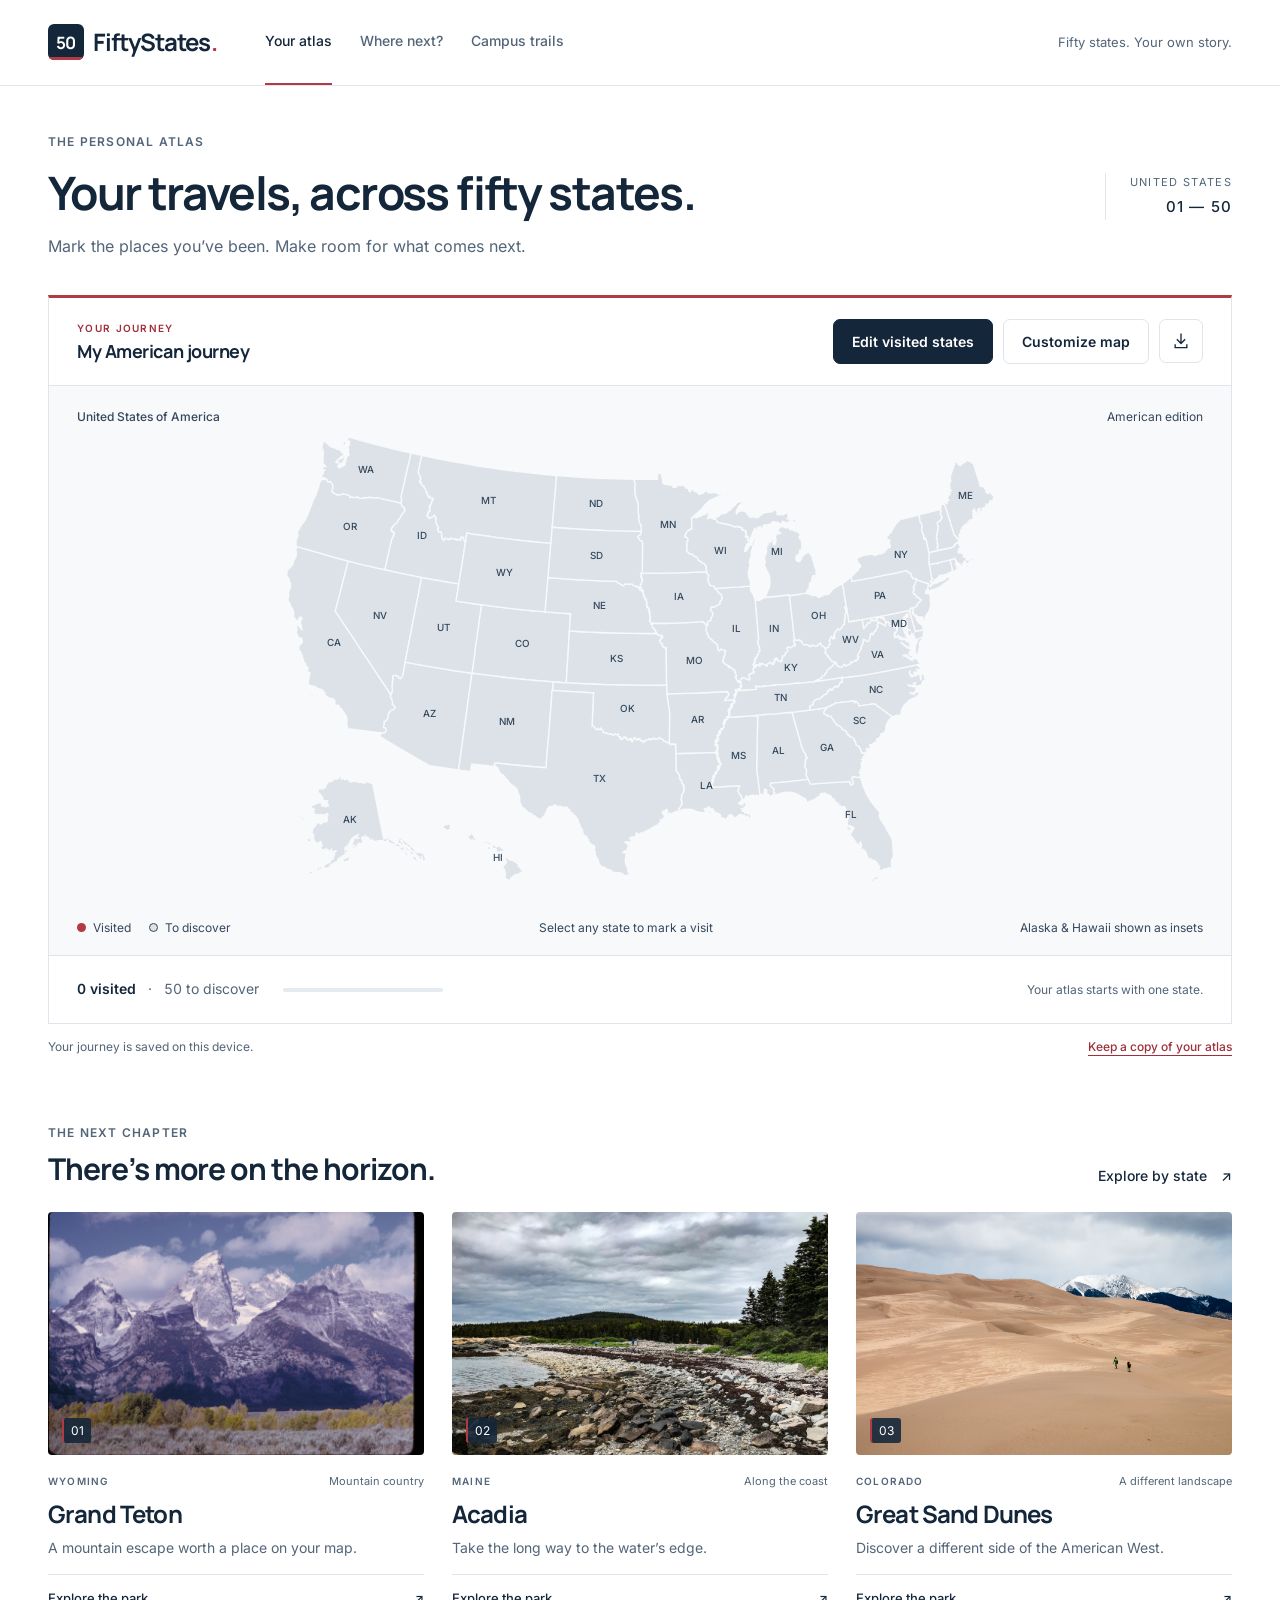
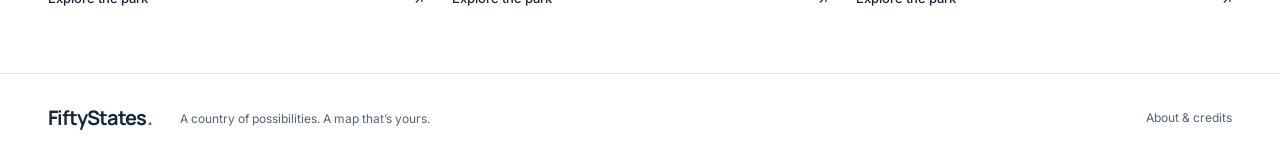
<file: index.html>
<!doctype html>
<html lang="en"><head><meta charset="utf-8"><meta name="viewport" content="width=device-width, initial-scale=1"><title>FiftyStates — Your personal atlas</title><meta name="description" content="Your travels, across fifty states. Create a personal atlas, keep track of your visits, and discover where to go next."><link rel="icon" href="favicon.svg?v=4"><link rel="stylesheet" href="styles.css?v=5"><script defer src="vendor/d3.min.js"></script><script defer src="vendor/topojson.min.js"></script><script defer src="vendor/jspdf.min.js"></script><script defer src="app.js?v=4"></script></head>
<body><a class="skip" href="#main">Skip to content</a>
<header><a class="brand" href="#map" aria-label="FiftyStates home"><span class="brand-icon">50</span>FiftyStates<span class="brand-dot">.</span></a><nav aria-label="Main navigation"><a href="#map" class="active">Your atlas</a><a href="#explore">Where next?</a><a href="campuses/">Campus trails</a></nav><span class="header-note">Fifty states. Your own story.</span></header>
<main id="main"><section id="map-view" aria-labelledby="atlas-heading">
<div class="intro"><div><p class="eyebrow">THE PERSONAL ATLAS</p><h1 id="atlas-heading">Your travels, across fifty states.</h1><p class="lede">Mark the places you’ve been. Make room for what comes next.</p></div><span class="edition" aria-hidden="true">UNITED STATES<br><b>01 — 50</b></span></div>
<section class="atlas" aria-label="Your travel atlas"><div class="atlas-toolbar"><div class="atlas-title"><span class="small-label">YOUR JOURNEY</span><h2 id="map-owner">My American journey</h2></div><div class="atlas-actions"><button id="edit-states" class="primary" aria-haspopup="dialog">Edit visited states</button><button id="customize-map" aria-haspopup="dialog">Customize map</button><button id="open-download" class="icon-button" aria-label="Download map" aria-haspopup="dialog"><svg viewBox="0 0 24 24" aria-hidden="true"><path d="M12 3v12m-5-5 5 5 5-5M5 16v4h14v-4"/></svg></button></div></div>
<div class="atlas-canvas"><div class="canvas-caption"><span>United States of America</span><span id="theme-name">American edition</span></div><div id="map-wrap"><svg id="map-svg" viewBox="0 0 975 650" role="group" aria-label="Interactive map of the 50 United States"><g id="state-paths"></g><g id="state-labels" aria-hidden="true"></g></svg></div><div class="canvas-bottom"><div class="legend"><span><i class="visited-key"></i>Visited</span><span><i class="unvisited-key"></i>To discover</span></div><span id="hover-state">Select any state to mark a visit</span><span class="inset-note">Alaska & Hawaii shown as insets</span></div></div>
<div class="journey-strip"><div class="journey-count"><strong><span id="total">0</span> visited</strong><span class="strip-dot">·</span><span><b id="remaining">50</b> to discover</span></div><div class="progress" role="progressbar" aria-label="States visited" aria-valuemin="0" aria-valuemax="50" aria-valuenow="0"><div id="progress-fill"></div></div><span id="percentage">Your atlas starts with one state.</span></div></section>
<div class="atlas-footnote"><span>Your journey is saved on this device.</span><button id="open-download-secondary">Keep a copy of your atlas</button></div>
<section class="destinations" aria-labelledby="destinations-heading"><div class="section-heading"><div><p class="eyebrow">THE NEXT CHAPTER</p><h2 id="destinations-heading">There’s more on the horizon.</h2></div><a href="#explore">Explore by state <span aria-hidden="true">↗</span></a></div><div class="destination-grid">
<a class="destination-card" href="https://www.nps.gov/grte/" target="_blank" rel="noopener"><div class="destination-photo"><img src="assets/tetons.jpg" alt="Grand Teton mountain peaks above the Snake River" loading="lazy"><span>01</span></div><div class="destination-meta"><span>WYOMING</span><span>Mountain country</span></div><h3>Grand Teton</h3><p>A mountain escape worth a place on your map.</p><span class="guide-link">Explore the park <span aria-hidden="true">↗</span></span></a>
<a class="destination-card" href="https://www.nps.gov/acad/" target="_blank" rel="noopener"><div class="destination-photo"><img src="assets/acadia.jpg" alt="Rocky shoreline at Acadia National Park" loading="lazy"><span>02</span></div><div class="destination-meta"><span>MAINE</span><span>Along the coast</span></div><h3>Acadia</h3><p>Take the long way to the water’s edge.</p><span class="guide-link">Explore the park <span aria-hidden="true">↗</span></span></a>
<a class="destination-card" href="https://www.nps.gov/grsa/" target="_blank" rel="noopener"><div class="destination-photo"><img src="assets/dunes.jpg" alt="Great Sand Dunes with snowcapped mountains beyond" loading="lazy"><span>03</span></div><div class="destination-meta"><span>COLORADO</span><span>A different landscape</span></div><h3>Great Sand Dunes</h3><p>Discover a different side of the American West.</p><span class="guide-link">Explore the park <span aria-hidden="true">↗</span></span></a>
</div></section></section>
<section id="explore-view" hidden aria-labelledby="explore-heading"><div class="intro"><div><p class="eyebrow">WHERE NEXT?</p><h1 id="explore-heading">Find your next chapter.</h1><p class="lede">Pick a state. Discover its national parks and protected places.</p></div></div><div class="explore-layout"><div class="explore-controls"><label for="explore-state">Choose a state</label><select id="explore-state"></select><div id="explore-info"></div></div><div class="explore-feature"><figure><img src="assets/tetons.jpg" alt="Grand Teton National Park in Wyoming"><figcaption>Grand Teton National Park · Wyoming</figcaption></figure><div><p class="eyebrow">AN OPEN INVITATION</p><h2>Start with the parks.<br>See where they take you.</h2><p>Find places to visit, things to do, and planning details in official National Park Service guides.</p><a id="parks-link" class="primary button-link" target="_blank" rel="noopener">Explore parks in this state</a></div></div></div></section></main>
<footer><a class="brand" href="#map">FiftyStates<span class="brand-dot">.</span></a><p>A country of possibilities. A map that’s yours.</p><button id="about">About & credits</button></footer>
<dialog id="state-editor" class="drawer" aria-labelledby="state-editor-heading"><div class="dialog-header"><div><p class="eyebrow">YOUR TRAVELS</p><h2 id="state-editor-heading">Where have you been?</h2></div><button class="close-dialog" data-close="state-editor" aria-label="Close state editor">×</button></div><p class="dialog-description">Choose your visited states. Your atlas updates as you go.</p><div class="picker-count"><span>States visited</span><strong id="count">0 / 50</strong></div><label class="search"><svg viewBox="0 0 24 24" aria-hidden="true"><circle cx="10.5" cy="10.5" r="6.5"/><path d="m16 16 5 5"/></svg><input id="search" type="search" placeholder="Search states or abbreviations" aria-label="Find a state"></label><div class="picker-actions"><button id="select-all">Select all</button><button id="clear">Clear all</button></div><div id="state-list"><p>Loading states…</p></div><div class="drawer-bottom"><p class="local-note">Saved on this device. No account needed.</p><button class="primary" data-close="state-editor">Done editing</button></div></dialog>
<dialog id="map-customizer" aria-labelledby="customizer-heading"><div class="dialog-header"><div><p class="eyebrow">MAKE IT PERSONAL</p><h2 id="customizer-heading">Customize your atlas</h2></div><button class="close-dialog" data-close="map-customizer" aria-label="Close customization">×</button></div><fieldset><legend>Map colors</legend><div id="themes" class="themes"></div></fieldset><label class="name-label" for="traveler">Your name <span>(optional)</span></label><input id="traveler" maxlength="60" placeholder="The name on your atlas"><label class="labels-control"><input id="show-labels" type="checkbox" checked> Show state abbreviations</label><div class="download"><h3>Download your atlas</h3><p>A high-resolution copy, ready to keep or share.</p><div class="download-buttons"><button data-format="png" class="primary" disabled>PNG</button><button data-format="jpg" disabled>JPG</button><button data-format="pdf" disabled>PDF</button></div><p id="export-status" role="status" aria-live="polite"></p></div></dialog>
<div id="status" role="status" aria-live="polite"></div><dialog id="credits" aria-labelledby="credits-title"><button id="close-credits" aria-label="Close credits">×</button><h2 id="credits-title">A map for your memories.</h2><p>FiftyStates helps you keep track of the states you’ve visited. Your selections, name, and theme stay in this browser; there are no accounts or analytics.</p><p>Inspired by <a href="https://unseenbangladesh.com/" target="_blank" rel="noopener">Unseen Bangladesh</a>. Independently built, with original code and branding.</p><p>Map boundaries: <a href="https://github.com/topojson/us-atlas" target="_blank" rel="noopener">US Atlas</a>, derived from U.S. Census Bureau data. Alaska and Hawaii are shown as insets. Washington, D.C. and territories are outside the 50-state count.</p><p>Photography: National Park Service staff, public domain, via <a href="https://commons.wikimedia.org/wiki/File:Views_at_Grand_Teton_National_Park,_Wyoming_(f07dce63-49b2-4c89-b600-0f9f28b92570).jpg" target="_blank" rel="noopener">Wikimedia Commons</a>.</p><p>Additional photography: <a href="https://npgallery.nps.gov/AssetDetail/1cde9bcf-cc98-4513-8e06-fcf608af25ab" target="_blank" rel="noopener">Acadia: NPS/Victoria Stauffenberg</a>; <a href="https://npgallery.nps.gov/AssetDetail/bfad0ff7-10ce-458a-b02d-56b8cfee10a8" target="_blank" rel="noopener">Great Sand Dunes: NPS/Mackenzie Reed</a>. Both public domain.</p><p>Typography: Inter and Manrope, self-hosted under the SIL Open Font License.</p><p>Libraries: D3 (ISC), TopoJSON Client (ISC), and jsPDF (MIT). Destination links lead to the National Park Service; FiftyStates is not affiliated with it.</p></dialog></body></html>
</file>
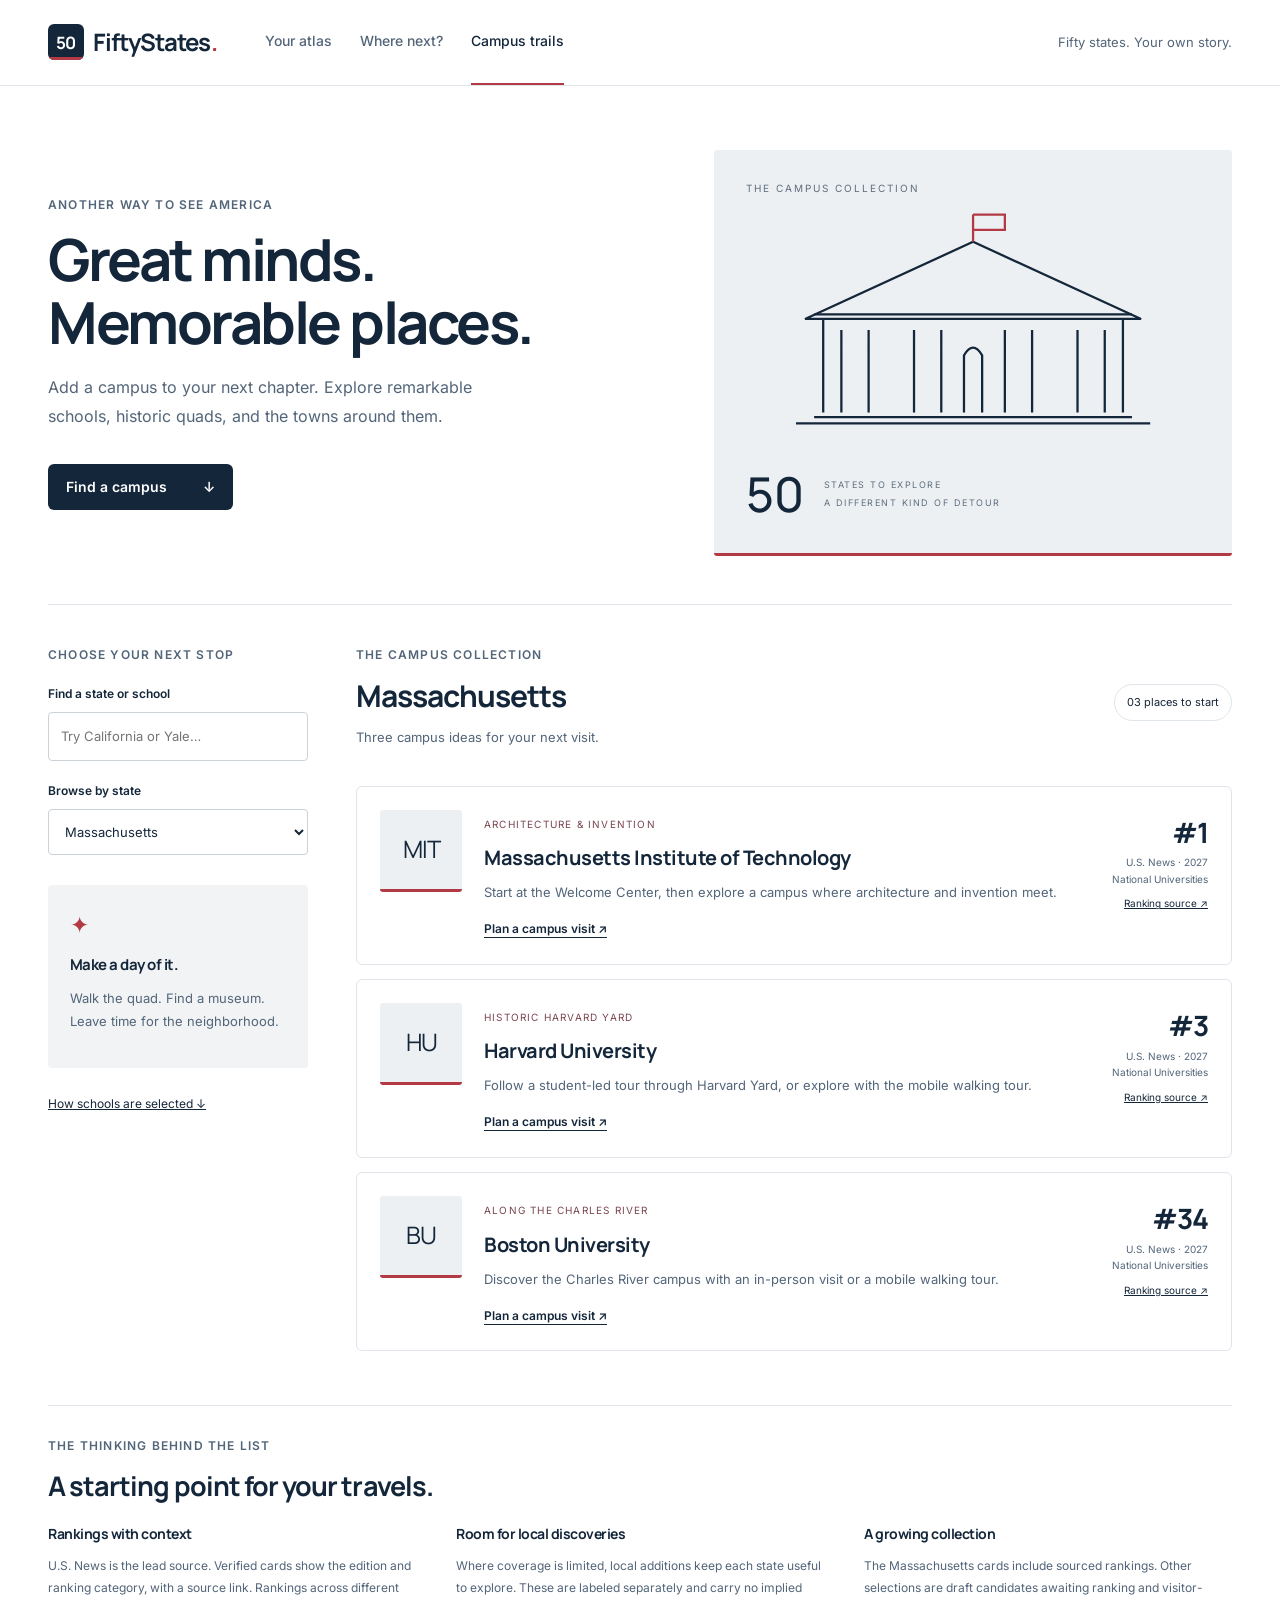
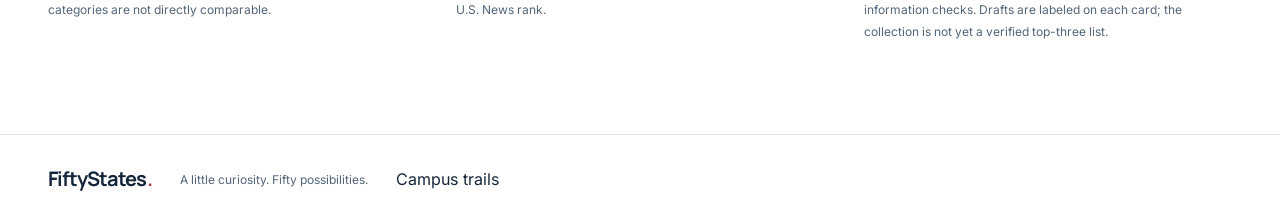
<file: campuses/index.html>
<!doctype html><html lang="en"><head><meta charset="utf-8"><meta name="viewport" content="width=device-width,initial-scale=1"><meta name="description" content="Explore campus visit ideas across all 50 U.S. states, with sourced U.S. News rankings and clearly labeled draft and local selections."><title>FiftyStates — Campus trails</title><link rel="icon" href="../favicon.svg"><link rel="stylesheet" href="../styles.css?v=5"><link rel="stylesheet" href="campuses.css?v=1"><script defer src="data.js?v=1"></script><script defer src="campuses.js?v=1"></script></head><body><a class="skip" href="#main">Skip to content</a><header><a class="brand" href="../index.html"><span class="brand-icon">50</span>FiftyStates<span class="brand-dot">.</span></a><nav aria-label="Main navigation"><a href="../index.html#map">Your atlas</a><a href="../index.html#explore">Where next?</a><a class="active" aria-current="page" href="./">Campus trails</a></nav><span class="header-note">Fifty states. Your own story.</span></header><main id="main"><section class="campus-hero"><div><p class="eyebrow">ANOTHER WAY TO SEE AMERICA</p><h1>Great minds.<br>Memorable places.</h1><p class="hero-copy">Add a campus to your next chapter. Explore remarkable schools, historic quads, and the towns around them.</p><a href="#directory" class="primary button-link">Find a campus <span aria-hidden="true">↓</span></a></div><div class="hero-art" aria-hidden="true"><span class="art-label">THE CAMPUS COLLECTION</span><svg viewBox="0 0 500 260"><path d="M55 235H445M85 223V120H415V223M65 120L250 35L435 120Z"/><path d="M105 223V132M135 223V132M185 223V132M215 223V132M285 223V132M315 223V132M365 223V132M395 223V132M75 228H425M75 115H425M240 223V160Q250 143 260 160V223"/><path class="red" d="M250 35V5M250 5H285V22H250"/></svg><div class="art-bottom"><strong>50</strong><span>STATES TO EXPLORE<br>A DIFFERENT KIND OF DETOUR</span></div></div></section><section id="directory" class="directory"><aside><p class="eyebrow">CHOOSE YOUR NEXT STOP</p><label for="search">Find a state or school</label><input id="search" type="search" placeholder="Try California or Yale…"><label for="state">Browse by state</label><select id="state"></select><div class="selection-note"><span class="little-star">✦</span><h3>Make a day of it.</h3><p>Walk the quad. Find a museum. Leave time for the neighborhood.</p></div><a class="source-link" href="#method">How schools are selected ↓</a></aside><div class="results"><div class="results-heading"><div><p class="eyebrow" id="region-label">THE CAMPUS COLLECTION</p><h2 id="state-heading">Massachusetts</h2><p id="result-summary"></p></div><span class="outline-pill">03 places to start</span></div><div id="schools" aria-live="polite"></div><p id="empty" hidden>No matching states or schools. Try another search.</p></div></section><section id="method" class="method"><p class="eyebrow">THE THINKING BEHIND THE LIST</p><h2>A starting point for your travels.</h2><div class="method-grid"><div><h3>Rankings with context</h3><p>U.S. News is the lead source. Verified cards show the edition and ranking category, with a source link. Rankings across different categories are not directly comparable.</p></div><div><h3>Room for local discoveries</h3><p>Where coverage is limited, local additions keep each state useful to explore. These are labeled separately and carry no implied U.S. News rank.</p></div><div><h3>A growing collection</h3><p>The Massachusetts cards include sourced rankings. Other selections are draft candidates awaiting ranking and visitor-information checks. Drafts are labeled on each card; the collection is not yet a verified top-three list.</p></div></div></section></main><footer><a class="brand" href="../index.html">FiftyStates<span class="brand-dot">.</span></a><p>A little curiosity. Fifty possibilities.</p><span>Campus trails</span></footer></body></html>
</file>
<file: styles.css>
@import url('assets/fonts/fonts.css');
:root{--paper:#ffffff;--ink:#14263a;--accent:#b33a45;--line:#dfe5eb;--muted:#536579;--map-bg:#f7f9fb;--selected:#b33a45;--unvisited:#dce2e8;--label:#34475b;--selected-label:#fff}
*{box-sizing:border-box}body{margin:0;background:var(--paper);color:var(--ink);font-family:'Inter',system-ui,-apple-system,sans-serif;font-size:16px;line-height:1.6;-webkit-font-smoothing:antialiased}body.modal-open{overflow:hidden}[hidden]{display:none!important}a{color:inherit}button,input,select{font:inherit}button,a,input,select{touch-action:manipulation}button{cursor:pointer}button:disabled{opacity:.5;cursor:wait}button{border:1px solid var(--line);background:white;color:var(--ink);padding:11px 18px;border-radius:7px;font-size:14px;line-height:1.5;font-weight:600;transition:background .15s,box-shadow .15s}button:hover{background:#edf2f6}button.primary,.button-link.primary{background:var(--ink);color:white;border-color:var(--ink)}button.primary:hover,.button-link.primary:hover{background:#284b63}a,button,input,select{outline-offset:4px}:focus-visible{outline:3px solid #1985a1}h1,h2,h3,.brand{font-family:'Manrope','Inter',sans-serif}h1,h2,h3{line-height:1.2;letter-spacing:-.035em}h1{font-size:clamp(32px,3.6vw,48px);font-weight:700;margin:0 0 13px}h2{font-size:30px;margin:0;font-weight:700}h3{font-size:24px;margin:0}.skip{position:absolute;top:-100px;z-index:50}.skip:focus{top:10px;background:white;padding:12px}.eyebrow,.small-label{font-size:12px;letter-spacing:.1em;font-weight:600;color:var(--muted);margin:0 0 14px}.lede{margin:0;font-size:16px;line-height:1.7;color:var(--muted)}header,main,footer{max-width:1400px;margin:auto}header{height:86px;padding:0 48px;display:flex;align-items:center;gap:48px;border-bottom:1px solid var(--line)}.brand{display:flex;align-items:center;gap:9px;font-size:24px;font-weight:700;letter-spacing:-1px;text-decoration:none;white-space:nowrap}.brand-icon{display:grid;place-items:center;width:36px;height:36px;font-size:17px;border-radius:6px;background:var(--ink);color:#fff;letter-spacing:-.7px}.brand-dot{margin-left:-8px;color:#55758f}nav{display:flex;gap:28px;height:100%;align-items:center}nav a{height:100%;display:flex;align-items:center;border-bottom:2px solid transparent;text-decoration:none;font-size:14px;font-weight:500;color:var(--muted)}nav a.active{border-bottom-color:var(--ink);color:var(--ink)}.header-note{margin-left:auto;font-size:13px;color:var(--muted)}main{padding:36px 48px 64px}.intro{display:flex;align-items:center;justify-content:space-between;gap:24px;margin:10px 0 34px}.edition{font-size:11px;letter-spacing:.12em;line-height:1.8;text-align:right;color:var(--muted);white-space:nowrap;padding-left:24px;border-left:1px solid var(--line)}.edition b{font-size:15px;color:var(--ink);font-weight:500;letter-spacing:.08em}.atlas{background:white;border:1px solid var(--line)}.atlas-toolbar{display:flex;align-items:center;justify-content:space-between;padding:21px 28px;gap:20px}.atlas-title .small-label{font-size:10px;display:block;margin-bottom:5px;letter-spacing:.13em}.atlas-title h2{font-size:18px;letter-spacing:-.025em;overflow-wrap:anywhere}.atlas-actions{display:flex;gap:10px;align-items:center}.icon-button{padding:11px;width:44px;height:44px}.icon-button svg,.search svg{width:20px;height:20px;fill:none;stroke:currentColor;stroke-width:1.6;display:block}.atlas-canvas{background:var(--map-bg);position:relative;padding:21px 28px 18px;border-top:1px solid var(--line);border-bottom:1px solid var(--line)}.canvas-caption{display:flex;justify-content:space-between;gap:12px;font-size:12px;color:var(--label)}.canvas-caption>span:first-child{font-weight:500}#map-wrap{max-width:930px;margin:0 auto}#map-svg{display:block;width:100%;height:auto;max-height:490px}.state-path{fill:var(--unvisited);stroke:var(--map-bg);stroke-width:1.8;cursor:pointer;transition:fill .18s}.state-path.visited{fill:var(--selected)}.state-path:hover{filter:brightness(.93);stroke:#bd8656;stroke-width:3}.state-path:focus-visible{outline:none;stroke:#007ea7;stroke-width:4}.state-label{fill:var(--label);font:500 13px 'Inter',sans-serif;pointer-events:none}.state-label.visited{fill:var(--selected-label)}.canvas-bottom{display:flex;justify-content:space-between;align-items:center;gap:16px;font-size:12px;color:var(--label);margin-top:2px}.legend{display:flex;gap:18px;align-items:center;font-size:12px}.legend span{display:flex;gap:7px;align-items:center}.legend i{width:9px;height:9px;display:block}.visited-key{background:var(--selected);border-radius:50%}.unvisited-key{background:var(--unvisited);border:1px solid var(--label);border-radius:50%}.journey-strip{padding:20px 28px;display:flex;align-items:center;gap:24px;min-height:67px}.journey-count{display:flex;gap:12px;font-size:14px;white-space:nowrap;font-variant-numeric:tabular-nums}.journey-count strong{font-weight:600}.journey-count b{font-weight:400}.journey-count>span:last-child,.strip-dot{color:var(--muted)}.progress{height:4px;width:160px;background:#e5ebf0;border-radius:5px;overflow:hidden;flex-shrink:0}.progress>div{height:100%;background:var(--accent);transition:width .2s}#percentage{font-size:12px;color:var(--muted);margin-left:auto;text-align:right}.atlas-footnote{display:flex;justify-content:space-between;font-size:12px;color:var(--muted);padding:13px 0}.atlas-footnote button{padding:0;border:0;background:none;font-size:12px;font-weight:500;color:var(--accent);text-decoration:underline;text-underline-offset:4px}.destinations{margin-top:54px}.section-heading{display:flex;align-items:end;justify-content:space-between;gap:20px;margin-bottom:25px}.section-heading .eyebrow{margin-bottom:9px}.section-heading h2{font-size:30px}.section-heading>a{font-size:14px;text-decoration:none;font-weight:500}.section-heading>a span{margin-left:10px}.destination-grid{display:grid;grid-template-columns:repeat(3,minmax(0,1fr));gap:28px}.destination-card{text-decoration:none;display:block}.destination-photo{position:relative;overflow:hidden;background:#dce4eb;aspect-ratio:1.55;border-radius:4px}.destination-photo img{width:100%;height:100%;object-fit:cover;transition:transform .4s}.destination-card:hover img{transform:scale(1.035)}.destination-photo>span{position:absolute;bottom:12px;left:14px;color:white;font-size:12px;background:#14263a90;padding:3px 7px;border-radius:3px}.destination-meta{display:flex;justify-content:space-between;gap:10px;font-size:11px;color:var(--muted);margin:18px 0 9px}.destination-meta>span:first-child{font-size:10px;letter-spacing:.12em;font-weight:600}.destination-card h3{font-size:24px;margin-bottom:8px}.destination-card p{font-size:14px;line-height:1.65;color:var(--muted);margin:0 0 15px}.guide-link{display:flex;justify-content:space-between;font-size:13px;font-weight:500;border-top:1px solid var(--line);padding-top:13px}.explore-layout{display:grid;grid-template-columns:300px minmax(0,1fr);gap:32px}.explore-controls{border-top:2px solid var(--ink);padding:25px 0}.explore-controls>label{font-weight:600;font-size:14px;display:block;margin-bottom:10px}select,input[type=search],#traveler{font-size:16px;border:1px solid var(--line);border-radius:6px;padding:12px;min-height:46px;background:#fff;color:var(--ink)}select{width:100%}#explore-info{margin-top:32px}#explore-info h2{font-size:28px}#explore-info p{font-size:14px;color:var(--muted)}.explore-feature{background:white;border:1px solid var(--line)}.explore-feature>img{display:block;width:100%;height:300px;object-fit:cover}.explore-feature>div{padding:32px}.explore-feature p:not(.eyebrow){color:var(--muted);font-size:15px;max-width:600px}.button-link{display:inline-block;text-decoration:none;font-size:14px;font-weight:600;padding:12px 18px;border-radius:6px;margin-top:8px}footer{padding:28px 48px;border-top:1px solid var(--line);display:flex;align-items:center;gap:28px}footer .brand{font-size:20px}footer p{font-size:12px;color:var(--muted);margin:0}footer button{border:0;background:none;margin-left:auto;padding:0;font-size:12px;font-weight:400;color:var(--muted)}
dialog{width:min(540px,calc(100% - 32px));max-height:calc(100dvh - 40px);border:1px solid var(--line);border-radius:12px;padding:30px;color:var(--ink);background:#fff;overflow:auto;box-shadow:0 20px 80px #14263a26}dialog::backdrop{background:#0d1b2a65;backdrop-filter:blur(3px)}.dialog-header{display:flex;justify-content:space-between;align-items:start;gap:16px;margin-bottom:16px}.dialog-header h2{font-size:26px}.dialog-header .eyebrow{font-size:10px;margin-bottom:7px}.close-dialog,#close-credits{display:grid;place-items:center;width:36px;height:36px;border:0;background:#f0f3f6;flex-shrink:0;font-size:24px;font-weight:400;padding:0;border-radius:50%}.dialog-description{font-size:14px;color:var(--muted);margin:0 0 20px;line-height:1.7}.drawer{width:min(440px,100%);height:100dvh;max-height:100dvh;margin:0 0 0 auto;border-radius:0;padding:28px;overflow:hidden}.drawer[open]{display:flex;flex-direction:column}.picker-count{display:flex;justify-content:space-between;font-size:14px;padding-bottom:16px}.picker-count strong{font-weight:600;font-variant-numeric:tabular-nums}.search{display:flex;align-items:center;border:1px solid var(--line);border-radius:7px;gap:10px;padding-left:12px;background:#fff}.search input{border:0;min-width:0;width:100%;outline:none;padding-left:0;font-size:15px}.search:focus-within{outline:2px solid #1985a1;outline-offset:2px}.picker-actions{display:flex;justify-content:space-between;padding:8px 0}.picker-actions button{background:none;border:0;padding:8px 0;font-size:13px;color:var(--accent)}#state-list{flex:1;min-height:0;overflow-y:auto;scrollbar-width:thin;padding-right:5px}.state-group h3{font-family:'Inter',sans-serif;font-size:12px;letter-spacing:.08em;color:var(--muted);text-transform:uppercase;margin:19px 0 7px}.state-option{display:flex;align-items:center;gap:12px;min-height:43px;padding:7px 10px;font-size:15px;border-radius:6px;cursor:pointer}.state-option:hover{background:#f2f5f8}.state-option input,.labels-control input{accent-color:var(--accent);width:17px;height:17px}.drawer-bottom{border-top:1px solid var(--line);padding-top:15px;margin-top:15px}.drawer-bottom button{width:100%}.local-note{font-size:12px;color:var(--muted);margin:0 0 12px}fieldset{padding:0;border:0;margin:28px 0}legend,.name-label{font-size:14px;font-weight:600;display:block;margin-bottom:12px}.themes{display:flex;flex-wrap:wrap;gap:10px}.theme{position:relative;width:46px;height:46px;border:4px solid white;border-radius:50%;box-shadow:0 0 0 1px var(--line);padding:0}.theme[aria-checked=true]{box-shadow:0 0 0 2px var(--ink)}.theme[aria-checked=true]:after{content:'✓';color:white;position:absolute;inset:0;display:grid;place-items:center;font-size:19px}.name-label span{color:var(--muted);font-weight:400}#traveler{width:100%}.labels-control{display:flex;align-items:center;gap:10px;font-size:14px;margin-top:20px}.download{border-top:1px solid var(--line);margin-top:28px;padding-top:24px}.download h3{font-size:18px}.download p{font-size:14px;color:var(--muted);margin:8px 0 16px}.download-buttons{display:flex;gap:10px}.download-buttons button{flex:1}.download #export-status{min-height:22px;font-size:13px;margin:12px 0 0}.download #export-status:empty{display:none}#status{position:fixed;bottom:24px;left:50%;transform:translateX(-50%);max-width:90%;background:var(--ink);color:white;padding:12px 20px;border-radius:8px;z-index:20;font-size:14px;pointer-events:none}#status:empty{display:none}#credits p{font-size:14px;line-height:1.7;color:var(--muted)}#credits h2{font-size:24px}#close-credits{float:right;margin-left:12px}
@media(max-width:1050px){header{padding:0 30px;gap:32px}main{padding:32px 30px 48px}.header-note{display:none}.inset-note{display:none}.journey-strip{flex-wrap:wrap;gap:12px 24px}#percentage{font-size:12px}.destination-grid{gap:20px}footer{padding:25px 30px}}
@media(max-width:700px){header{height:74px;padding:0 18px;justify-content:space-between;gap:20px}.brand{font-size:20px}.brand-icon{width:31px;height:31px;font-size:15px}nav{gap:20px}nav a{font-size:13px}main{padding:24px 16px 40px}.intro{margin:6px 0 25px}.intro h1{font-size:32px;line-height:1.18;max-width:420px}.intro .eyebrow{font-size:10px;margin-bottom:11px}.lede{font-size:14px;line-height:1.75}.edition{display:none}.atlas-toolbar{padding:17px 16px;align-items:start;flex-direction:column;gap:15px}.atlas-title h2{font-size:17px}.atlas-actions{width:100%;gap:8px}.atlas-actions button{font-size:12px;padding:10px 12px;flex:1}.atlas-actions .icon-button{flex:0 0 40px;padding:10px}.atlas-canvas{padding:15px 12px}.canvas-caption{font-size:10px}#map-wrap{margin:16px -3px 14px}.canvas-bottom{flex-wrap:wrap;gap:10px}.canvas-bottom .legend{font-size:11px;gap:16px}#hover-state{font-size:11px}.journey-strip{padding:17px 16px;gap:12px}.journey-count{font-size:13px;gap:9px}.progress{width:auto;flex:1;min-width:65px}#percentage{flex-basis:100%;margin:0;text-align:left;font-size:12px}.atlas-footnote{flex-direction:column;align-items:start;gap:6px;font-size:11px}.atlas-footnote button{font-size:12px}.destinations{margin-top:38px}.section-heading{align-items:start;gap:16px}.section-heading h2{font-size:25px;max-width:250px}.section-heading .eyebrow{font-size:10px}.section-heading>a{font-size:12px;white-space:nowrap;margin-top:27px}.section-heading>a span{margin-left:3px}.destination-grid{grid-template-columns:1fr;gap:30px}.destination-photo{aspect-ratio:1.65}.destination-meta{margin-top:15px;font-size:12px}.destination-meta>span:first-child{font-size:11px}.destination-card h3{font-size:23px}.destination-card p{font-size:14px}.guide-link{font-size:14px}.explore-layout{grid-template-columns:1fr;gap:22px}.explore-controls{padding-bottom:0}#explore-info{margin-top:20px}.explore-feature>img{height:230px}.explore-feature>div{padding:24px}.explore-feature h2{font-size:27px}footer{padding:24px 18px;flex-wrap:wrap;gap:12px}footer p{order:3;flex-basis:100%}.drawer{padding:22px}.dialog-header h2{font-size:24px}dialog{padding:24px}.theme{width:44px;height:44px}}
@media(prefers-reduced-motion:reduce){*,*:before,*:after{transition:none!important;scroll-behavior:auto!important}}
@media print{header,footer,.intro,.atlas-actions,.destinations,.atlas-footnote,.canvas-caption,.canvas-bottom,.journey-strip,#status,dialog{display:none!important}main{padding:0}.atlas{border:0}.atlas-toolbar{padding:0}.atlas-canvas{border:0;padding:0}#map-svg{max-height:none}}

/* Keep editing accessible on narrow or short viewports. */
.section-heading{flex-wrap:wrap}.section-heading>a{white-space:normal}
.drawer[open]>*:not(#state-list){flex-shrink:0}
@media(max-width:380px){header{height:auto;min-height:74px;flex-wrap:wrap;gap:0;padding-top:15px}.brand{margin-bottom:8px}nav{height:45px;width:100%;gap:24px}nav a{height:45px}.section-heading>a{margin-top:0;flex-basis:100%}.atlas-actions{flex-wrap:wrap}.atlas-actions button{min-height:44px}.atlas-actions .icon-button{flex:0 0 44px}}
@media(max-height:650px){.drawer[open]{overflow-y:auto}.drawer #state-list{flex:none;min-height:180px;max-height:40dvh}.drawer-bottom{flex-shrink:0}}

.explore-feature figure{margin:0;position:relative}.explore-feature figure img{display:block;width:100%;height:300px;object-fit:cover}.explore-feature figcaption{position:absolute;bottom:14px;left:18px;padding:5px 9px;background:#14263ad9;color:white;font-size:12px;border-radius:3px}@media(max-width:700px){.explore-feature figure img{height:230px}}
@media(max-width:380px){.atlas-actions #edit-states{flex-basis:100%}.atlas-actions #customize-map{flex:1}.atlas-actions .icon-button{height:44px}}

/* American atlas: navy and white, with a restrained flag-red accent. */
.brand-icon{position:relative;overflow:hidden}.brand-icon:after{content:'';position:absolute;bottom:0;left:0;right:0;height:3px;background:#b33a45}
.brand-dot{color:#b33a45}nav a.active{border-bottom-color:#b33a45}
.atlas{border-top:3px solid #b33a45}.atlas-title .small-label{color:#9e303b}
.destination-photo>span{background:#14263ae0;border-left:2px solid #b33a45}
.section-heading>a:hover,.guide-link:hover{color:#9e303b}
.picker-actions button,.atlas-footnote button{color:#9e303b}
button.primary:hover,.button-link.primary:hover{background:#243e58}

/* Keep all three navigation destinations comfortable on phones. */
@media(max-width:700px){header{height:auto;min-height:74px;flex-wrap:wrap;padding-top:15px;gap:0}.brand{margin-bottom:8px}nav{height:45px;width:100%;gap:24px}nav a{height:45px}}
</file>
<file: campuses/campuses.css>
.preview-bar{background:#14263a;color:white;text-align:center;padding:10px 16px;font-size:10px;letter-spacing:1.4px}.preview-bar span{letter-spacing:0;margin-left:16px;color:#d7e0e8;font-size:12px}main{max-width:1400px;margin:auto}.campus-hero{display:grid;grid-template-columns:1.15fr 1fr;gap:70px;align-items:center;padding:28px 0 48px}.campus-hero h1{font-family:Manrope,sans-serif;font-size:58px;letter-spacing:-2.5px;line-height:1.08;margin:14px 0 20px}.hero-copy{max-width:465px;color:var(--muted);line-height:1.8;font-size:16px;margin-bottom:25px}.button-link span{margin-left:32px}.hero-art{background:#edf0f3;padding:24px 32px 20px;border-radius:3px;position:relative;border-bottom:3px solid #b33a45}.art-label{font-size:10px;letter-spacing:2px;color:#5e6e7e}.hero-art svg{width:100%;display:block;margin:10px 0;fill:none;stroke:#14263a;stroke-width:2.5}.hero-art .red{stroke:#b33a45}.art-bottom{display:flex;align-items:center;gap:20px}.art-bottom strong{font-family:Manrope,sans-serif;font-size:48px;font-weight:500}.art-bottom span{font-size:9px;letter-spacing:1.5px;line-height:2;color:#5e6e7e}.directory{display:grid;grid-template-columns:260px 1fr;gap:48px;border-top:1px solid var(--line);padding:40px 0}.directory aside label{display:block;font-size:12px;font-weight:600;margin:20px 0 9px}.directory input,.directory select{width:100%;font-size:13px;padding:13px 12px;border:1px solid #cbd2d8;background:white;border-radius:4px;min-height:46px}.selection-note{margin:30px 0 22px;padding:22px;background:#f1f3f5;border-radius:4px}.little-star{color:#b33a45;font-size:23px}.selection-note h3{font-size:15px;margin:12px 0 8px}.selection-note p{font-size:13px;line-height:1.8;color:var(--muted)}.source-link{font-size:12px;text-decoration:underline}.results-heading{display:flex;align-items:center;justify-content:space-between;gap:20px;margin-bottom:25px}.results-heading h2{font-size:30px;letter-spacing:-1px;margin:8px 0}.results-heading p:not(.eyebrow){color:var(--muted);font-size:13px}.outline-pill{border:1px solid var(--line);border-radius:30px;padding:9px 12px;font-size:11px;white-space:nowrap}.school-card{display:grid;grid-template-columns:82px 1fr 120px;gap:22px;border:1px solid var(--line);background:#fff;padding:23px;margin-bottom:14px;border-radius:6px;align-items:start}.monogram{height:82px;background:#edf0f3;color:#14263a;display:grid;place-items:center;font-family:Manrope,sans-serif;font-size:24px;letter-spacing:-1px;border-bottom:3px solid #b33a45;border-radius:3px}.school-card h3{font-size:20px;line-height:1.4;letter-spacing:-.5px;margin:9px 0}.school-tag{font-size:10px;text-transform:uppercase;letter-spacing:1.2px;color:#7a4650}.school-card p{font-size:13px;line-height:1.7;color:var(--muted);margin:0 0 12px}.visit-link{font-size:12px;font-weight:600;text-decoration:underline;text-underline-offset:4px}.rank{text-align:right}.rank b{display:block;font-family:Manrope,sans-serif;font-size:28px;letter-spacing:-1px}.rank span{font-size:10px;display:block;line-height:1.65;color:var(--muted)}.rank a{display:inline-block;font-size:10px;margin-top:8px;text-decoration:underline}.draft-label{display:inline-block;font-size:10px;line-height:1.5;background:#f2ece5;color:#6b5135;padding:7px 8px;border-radius:4px;text-align:center}.method{border-top:1px solid var(--line);padding:30px 0 15px}.method h2{font-size:27px;margin:12px 0 24px}.method-grid{display:grid;grid-template-columns:repeat(3,1fr);gap:40px}.method h3{font-size:14px;margin:0 0 10px}.method p:not(.eyebrow){font-size:12px;line-height:1.85;color:var(--muted)}html{scroll-behavior:smooth}a:focus-visible,input:focus-visible,select:focus-visible{outline:3px solid #b33a45;outline-offset:4px}@media(max-width:1000px){.campus-hero{gap:30px}.campus-hero h1{font-size:45px}.directory{grid-template-columns:220px 1fr;gap:25px}.school-card{grid-template-columns:60px 1fr;gap:16px}.monogram{height:60px;font-size:20px}.rank{grid-column:2;text-align:left;display:flex;gap:10px;align-items:center}.rank b{font-size:23px}.rank a{margin:0}.results-heading{align-items:start}.outline-pill{display:none}}@media(max-width:700px){.preview-bar span{display:block;margin:4px 0 0;font-size:10px}.campus-hero{grid-template-columns:1fr;padding:16px 0 30px;gap:25px}.campus-hero h1{font-size:40px;letter-spacing:-1.8px}.hero-copy{font-size:14px}.hero-art{padding:18px 24px}.hero-art svg{max-height:160px}.art-bottom strong{font-size:34px}.directory{grid-template-columns:1fr;padding:28px 0;gap:28px}.selection-note{display:none}.directory aside .eyebrow{margin-bottom:12px}.directory aside label{margin-top:12px}.source-link{display:block;margin-top:16px}.results-heading h2{font-size:27px}.school-card{padding:17px;grid-template-columns:50px 1fr;gap:13px}.monogram{height:55px;font-size:17px}.school-card h3{font-size:18px}.method-grid{grid-template-columns:1fr;gap:20px}.method h2{font-size:24px}.method{padding-top:25px}.header-note{display:none}}
</file>
